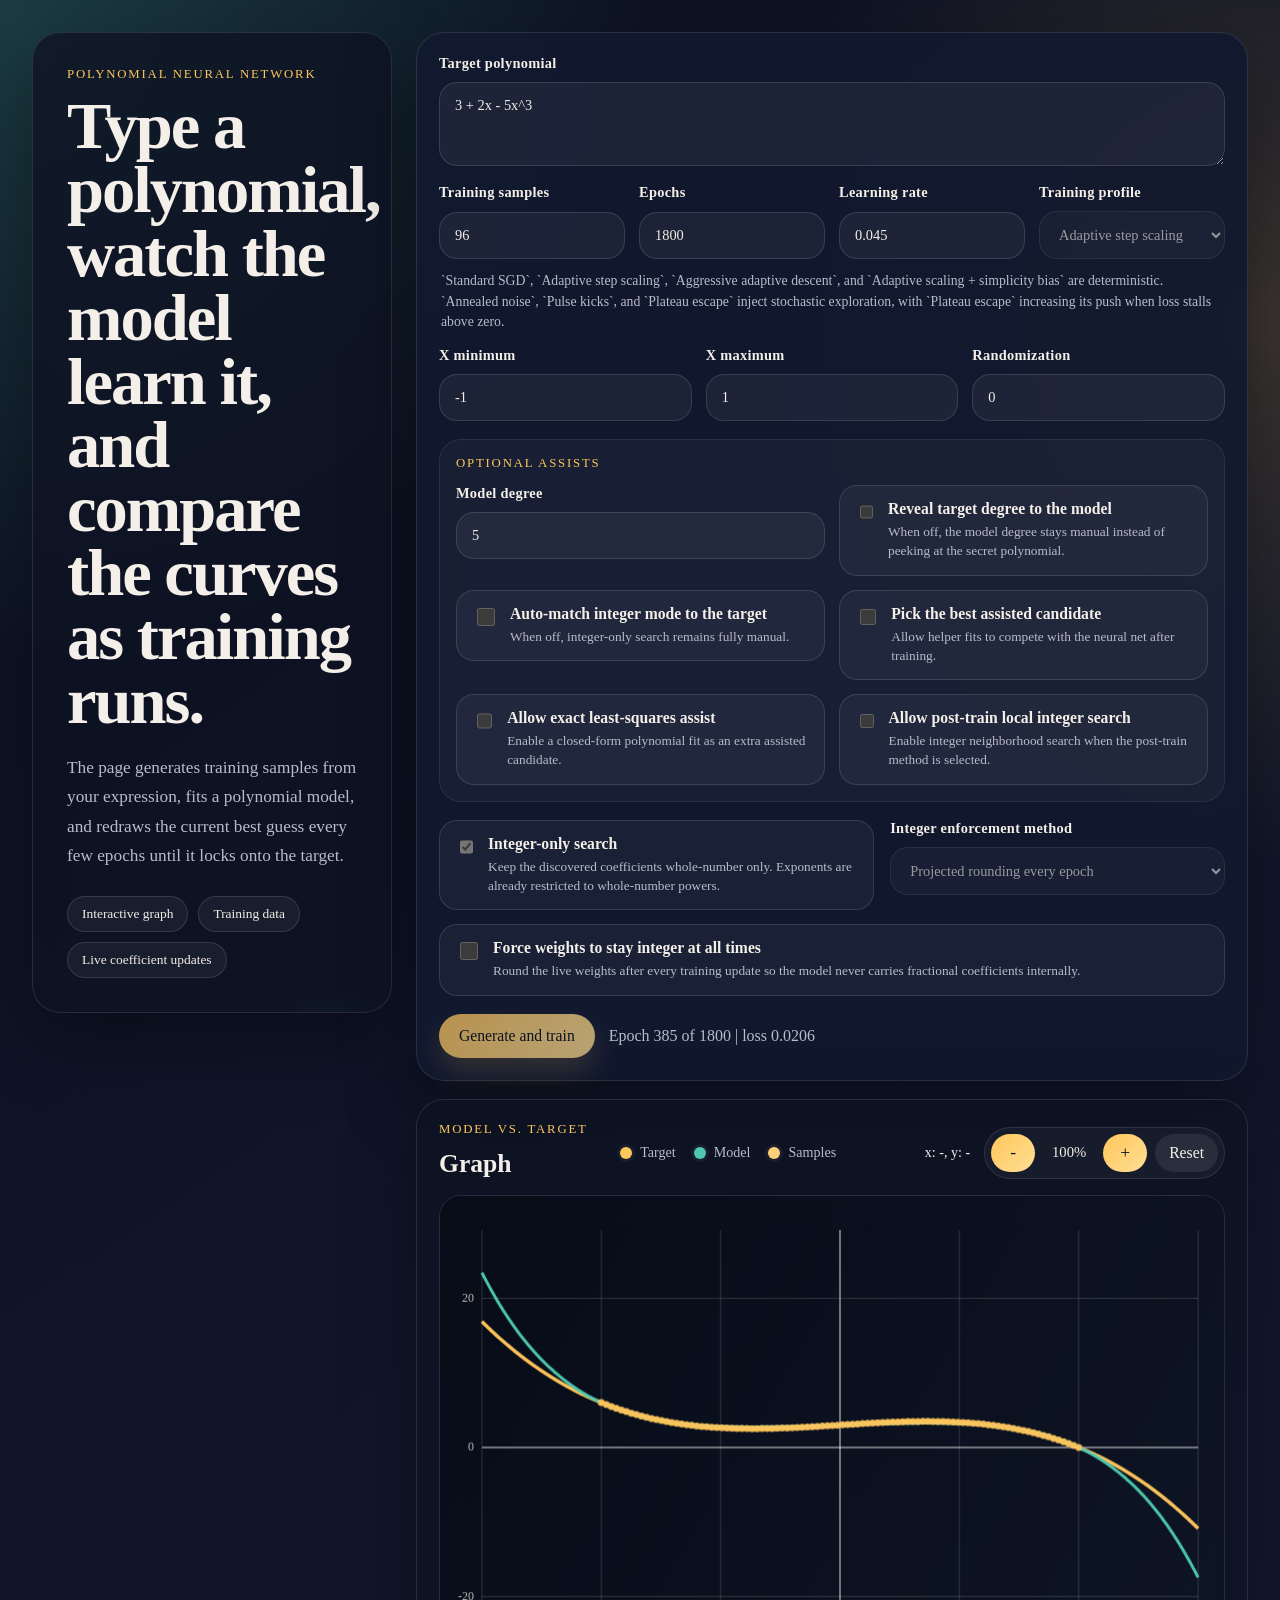
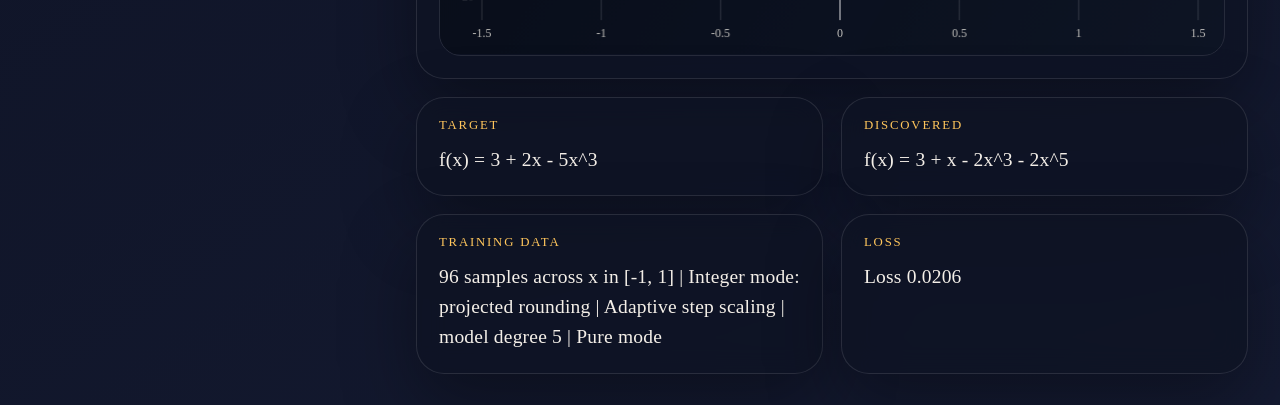
<file: index.html>
<!DOCTYPE html>
<html lang="en">
<head>
  <meta charset="UTF-8" />
  <meta name="viewport" content="width=device-width, initial-scale=1.0" />
  <title>Polynomial Finder</title>
  <link rel="stylesheet" href="styles.css" />
</head>
<body>
  <main class="app-shell">
    <section class="intro-panel card">
      <p class="eyebrow">Polynomial Neural Network</p>
      <h1>Type a polynomial, watch the model learn it, and compare the curves as training runs.</h1>
      <p class="lead">
        The page generates training samples from your expression, fits a polynomial model, and redraws the
        current best guess every few epochs until it locks onto the target.
      </p>
      <div class="pill-row">
        <span class="pill">Interactive graph</span>
        <span class="pill">Training data</span>
        <span class="pill">Live coefficient updates</span>
      </div>
    </section>

    <section class="workspace">
      <form id="control-form" class="card control-panel">
        <label class="field field-wide">
          <span>Target polynomial</span>
          <textarea id="polynomial-input" rows="2">3 + 2x - 5x^3</textarea>
        </label>

        <div class="field-grid">
          <label class="field">
            <span>Training samples</span>
            <input id="sample-count" type="number" min="16" max="400" step="1" value="96" />
          </label>
          <label class="field">
            <span>Epochs</span>
            <input id="epoch-count" type="number" min="50" max="20000" step="50" value="1800" />
          </label>
          <label class="field">
            <span>Learning rate</span>
            <input id="learning-rate" type="number" min="0.001" max="0.2" step="0.001" value="0.045" />
          </label>
          <label class="field">
            <span>Training profile</span>
            <select id="training-profile">
              <option value="standard-sgd">Standard SGD</option>
              <option value="adaptive-rms" selected>Adaptive step scaling</option>
              <option value="adaptive-rms-aggressive">Aggressive adaptive descent</option>
              <option value="adaptive-rms-annealed-noise">Adaptive descent + annealed noise</option>
              <option value="adaptive-rms-pulse-kicks">Adaptive descent + pulse kicks</option>
              <option value="adaptive-rms-plateau-escape">Adaptive descent + plateau escape</option>
              <option value="adaptive-rms-simplicity">Adaptive scaling + simplicity bias</option>
            </select>
          </label>
        </div>
        <p class="training-profile-note">
          `Standard SGD`, `Adaptive step scaling`, `Aggressive adaptive descent`, and `Adaptive scaling + simplicity bias`
          are deterministic. `Annealed noise`, `Pulse kicks`, and `Plateau escape` inject stochastic exploration, with
          `Plateau escape` increasing its push when loss stalls above zero.
        </p>

        <div class="sample-config-grid">
          <label class="field">
            <span>X minimum</span>
            <input id="x-min" type="number" min="-50" max="50" step="0.1" value="-1" />
          </label>
          <label class="field">
            <span>X maximum</span>
            <input id="x-max" type="number" min="-50" max="50" step="0.1" value="1" />
          </label>
          <label class="field">
            <span>Randomization</span>
            <input id="randomization" type="number" min="0" max="1" step="0.01" value="0" />
          </label>
        </div>

        <section class="assist-panel">
          <p class="eyebrow">Optional Assists</p>
          <div class="assist-grid">
            <label class="field">
              <span>Model degree</span>
              <input id="model-degree" type="number" min="0" max="24" step="1" value="5" />
            </label>

            <label class="checkbox-field">
              <input id="assist-target-degree" type="checkbox" />
              <span>
                <strong>Reveal target degree to the model</strong>
                <small>When off, the model degree stays manual instead of peeking at the secret polynomial.</small>
              </span>
            </label>

            <label class="checkbox-field">
              <input id="assist-auto-integer" type="checkbox" />
              <span>
                <strong>Auto-match integer mode to the target</strong>
                <small>When off, integer-only search remains fully manual.</small>
              </span>
            </label>

            <label class="checkbox-field">
              <input id="assist-candidate-selection" type="checkbox" />
              <span>
                <strong>Pick the best assisted candidate</strong>
                <small>Allow helper fits to compete with the neural net after training.</small>
              </span>
            </label>

            <label class="checkbox-field">
              <input id="assist-exact-solver" type="checkbox" />
              <span>
                <strong>Allow exact least-squares assist</strong>
                <small>Enable a closed-form polynomial fit as an extra assisted candidate.</small>
              </span>
            </label>

            <label class="checkbox-field">
              <input id="assist-local-search" type="checkbox" />
              <span>
                <strong>Allow post-train local integer search</strong>
                <small>Enable integer neighborhood search when the post-train method is selected.</small>
              </span>
            </label>
          </div>
        </section>

        <div class="constraint-panel">
          <label class="checkbox-field">
            <input id="integer-mode" type="checkbox" checked />
            <span>
              <strong>Integer-only search</strong>
              <small>Keep the discovered coefficients whole-number only. Exponents are already restricted to whole-number powers.</small>
            </span>
          </label>

          <label class="field method-field">
            <span>Integer enforcement method</span>
            <select id="integer-method">
              <option value="project-each-epoch" selected>Projected rounding every epoch</option>
              <option value="annealed-bias">Progressive snapping during training</option>
              <option value="post-train-local-search">Round at the end, then local integer search</option>
            </select>
          </label>
        </div>

        <label class="checkbox-field strict-integer-field">
          <input id="strict-integer-weights" type="checkbox" />
          <span>
            <strong>Force weights to stay integer at all times</strong>
            <small>Round the live weights after every training update so the model never carries fractional coefficients internally.</small>
          </span>
        </label>

        <div class="button-row">
          <button id="train-button" type="submit">Generate and train</button>
          <p id="status-text" class="status" aria-live="polite"></p>
        </div>
      </form>

      <section class="card graph-panel">
        <div class="graph-header">
          <div>
            <p class="eyebrow">Model vs. target</p>
            <h2>Graph</h2>
          </div>
          <div class="graph-tools">
            <div class="graph-legend" aria-label="Graph legend">
              <span><i class="swatch swatch-target"></i> Target</span>
              <span><i class="swatch swatch-model"></i> Model</span>
              <span><i class="swatch swatch-data"></i> Samples</span>
            </div>
            <p id="graph-coordinates" class="graph-coordinates" aria-live="polite">x: -, y: -</p>
            <div class="zoom-controls" aria-label="Graph zoom controls">
              <button id="zoom-out" class="zoom-button" type="button">-</button>
              <span id="zoom-level" class="zoom-level">100%</span>
              <button id="zoom-in" class="zoom-button" type="button">+</button>
              <button id="zoom-reset" class="zoom-reset" type="button">Reset</button>
            </div>
          </div>
        </div>
        <canvas id="graph-canvas" width="960" height="560" aria-label="Polynomial comparison chart"></canvas>
      </section>

      <section class="results-grid">
        <article class="card result-card">
          <p class="eyebrow">Target</p>
          <p id="target-equation" class="equation">f(x) = 3 + 2x - 5x^3</p>
        </article>
        <article class="card result-card">
          <p class="eyebrow">Discovered</p>
          <p id="discovered-equation" class="equation">Waiting for training...</p>
        </article>
        <article class="card result-card compact">
          <p class="eyebrow">Training data</p>
          <p id="sample-summary" class="equation">96 samples across x in [-1, 1]</p>
        </article>
        <article class="card result-card compact">
          <p class="eyebrow">Loss</p>
          <p id="loss-summary" class="equation">0.0000</p>
        </article>
      </section>
    </section>
  </main>
  <script src="PolynomialFinder.js"></script>
  <script src="GraphViewport.js"></script>
  <script src="script.js"></script>
</body>
</html>
</file>
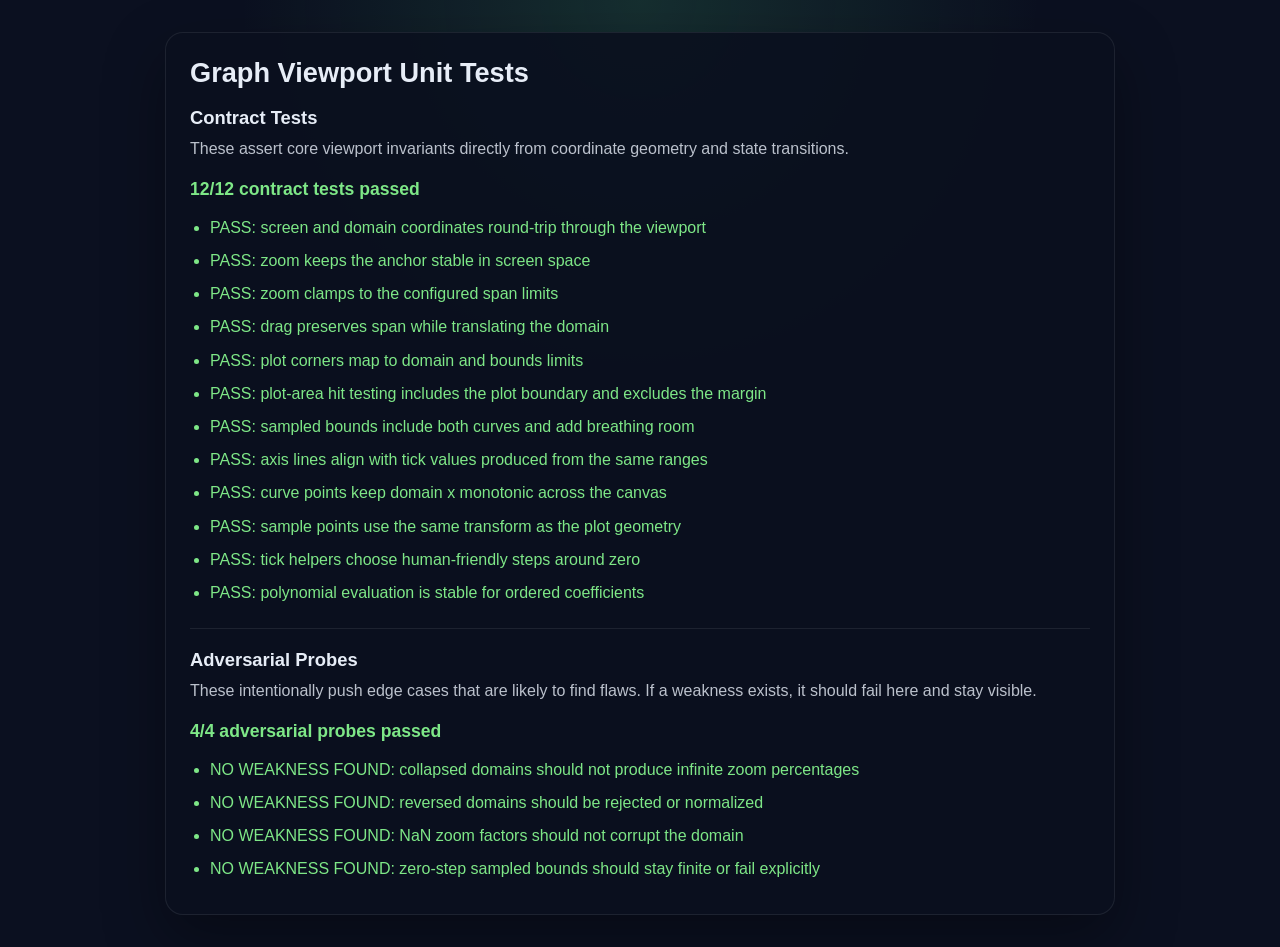
<file: graph-viewport-tests.html>
<!DOCTYPE html>
<html lang="en">
<head>
  <meta charset="UTF-8" />
  <meta name="viewport" content="width=device-width, initial-scale=1.0" />
  <title>Graph Viewport Tests</title>
  <style>
    :root {
      color-scheme: dark;
      font-family: "Segoe UI", sans-serif;
      background: #0b1020;
      color: #e7edf7;
    }

    body {
      margin: 0;
      padding: 32px;
      background: radial-gradient(circle at top, rgba(72, 187, 120, 0.18), transparent 35%), #0b1020;
    }

    main {
      max-width: 900px;
      margin: 0 auto;
      background: rgba(10, 16, 30, 0.9);
      border: 1px solid rgba(255, 255, 255, 0.08);
      border-radius: 18px;
      padding: 24px;
      box-shadow: 0 24px 60px rgba(0, 0, 0, 0.35);
    }

    h1 {
      margin-top: 0;
      font-size: 1.7rem;
    }

    .summary {
      font-size: 1.1rem;
      margin-bottom: 16px;
      font-weight: 700;
    }

    .panel {
      margin-top: 24px;
      padding-top: 20px;
      border-top: 1px solid rgba(255, 255, 255, 0.08);
    }

    h2 {
      margin: 0 0 8px;
      font-size: 1.15rem;
    }

    p.note {
      margin: 0 0 14px;
      color: rgba(231, 237, 247, 0.8);
      line-height: 1.5;
    }

    ul {
      margin: 0;
      padding-left: 20px;
    }

    li {
      margin: 0 0 10px;
      line-height: 1.45;
    }

    .pass {
      color: #7ee787;
    }

    .fail {
      color: #ff7b72;
    }
  </style>
</head>
<body>
  <main>
    <h1>Graph Viewport Unit Tests</h1>
    <section>
      <h2>Contract Tests</h2>
      <p class="note">These assert core viewport invariants directly from coordinate geometry and state transitions.</p>
      <p id="contract-summary" class="summary">Running contract tests...</p>
      <ul id="contract-results"></ul>
    </section>
    <section class="panel">
      <h2>Adversarial Probes</h2>
      <p class="note">These intentionally push edge cases that are likely to find flaws. If a weakness exists, it should fail here and stay visible.</p>
      <p id="probe-summary" class="summary">Running adversarial probes...</p>
      <ul id="probe-results"></ul>
    </section>
  </main>
  <script src="GraphViewport.js"></script>
  <script src="graph-viewport-tests.js"></script>
</body>
</html>
</file>
<file: styles.css>
:root {
  color-scheme: dark;
  --bg: #0c1020;
  --bg-2: #141a31;
  --panel: rgba(14, 19, 35, 0.8);
  --panel-strong: rgba(18, 25, 47, 0.92);
  --text: #f4efe8;
  --muted: #b8bcc9;
  --accent: #4ec9b0;
  --accent-strong: #ffc65c;
  --border: rgba(255, 255, 255, 0.11);
  --shadow: 0 28px 72px rgba(0, 0, 0, 0.35);
}

* {
  box-sizing: border-box;
}

body {
  margin: 0;
  min-height: 100vh;
  font-family: "Iowan Old Style", "Palatino Linotype", "Book Antiqua", Georgia, serif;
  color: var(--text);
  background:
    radial-gradient(circle at top left, rgba(78, 201, 176, 0.24), transparent 28%),
    radial-gradient(circle at right 16%, rgba(255, 198, 92, 0.18), transparent 26%),
    linear-gradient(145deg, var(--bg) 0%, var(--bg-2) 100%);
}

body::before {
  content: "";
  position: fixed;
  inset: 0;
  pointer-events: none;
  background-image:
    linear-gradient(rgba(255, 255, 255, 0.03) 1px, transparent 1px),
    linear-gradient(90deg, rgba(255, 255, 255, 0.03) 1px, transparent 1px);
  background-size: 44px 44px;
  mask-image: linear-gradient(to bottom, rgba(0, 0, 0, 0.5), transparent 85%);
  opacity: 0.42;
}

.app-shell {
  min-height: 100vh;
  display: grid;
  gap: 24px;
  grid-template-columns: minmax(280px, 360px) minmax(0, 1fr);
  align-items: start;
  padding: 32px;
}

.intro-panel,
.workspace {
  position: relative;
  z-index: 1;
}

.intro-panel {
  padding: 34px;
  border-radius: 28px;
  background: linear-gradient(180deg, rgba(22, 29, 53, 0.92), rgba(11, 15, 30, 0.94));
  border: 1px solid var(--border);
  box-shadow: var(--shadow);
  overflow: hidden;
}

.intro-panel::after {
  content: "";
  position: absolute;
  inset: auto -18% -22% auto;
  width: 240px;
  aspect-ratio: 1;
  border-radius: 50%;
  background: radial-gradient(circle, rgba(78, 201, 176, 0.18), transparent 68%);
  pointer-events: none;
}

.workspace {
  display: grid;
  gap: 18px;
}

.card {
  border: 1px solid var(--border);
  border-radius: 28px;
  background: var(--panel);
  box-shadow: var(--shadow);
  backdrop-filter: blur(14px);
}

.eyebrow {
  margin: 0 0 12px;
  text-transform: uppercase;
  letter-spacing: 0.14em;
  font-size: 0.8rem;
  color: var(--accent-strong);
}

h1 {
  margin: 0;
  font-size: clamp(2.2rem, 5.2vw, 4.6rem);
  line-height: 0.96;
  letter-spacing: -0.03em;
}

.lead {
  margin: 20px 0 0;
  max-width: 34ch;
  font-size: 1.08rem;
  line-height: 1.7;
  color: var(--muted);
}

.pill-row {
  display: flex;
  flex-wrap: wrap;
  gap: 10px;
  margin-top: 26px;
}

.pill {
  padding: 9px 14px;
  border-radius: 999px;
  border: 1px solid rgba(255, 255, 255, 0.12);
  background: rgba(255, 255, 255, 0.05);
  color: var(--text);
  font-size: 0.84rem;
}

.control-panel {
  padding: 22px;
  background: var(--panel-strong);
}

.field {
  display: grid;
  gap: 10px;
  color: var(--muted);
  font-size: 0.9rem;
}

.field span {
  color: var(--text);
  font-weight: 600;
  letter-spacing: 0.02em;
}

.field-wide textarea,
.field input,
.field select {
  width: 100%;
  border: 1px solid rgba(255, 255, 255, 0.12);
  border-radius: 18px;
  padding: 14px 15px;
  color: var(--text);
  background: rgba(255, 255, 255, 0.05);
  font: inherit;
  outline: none;
  transition: border-color 150ms ease, transform 150ms ease, background 150ms ease;
}

.field-wide textarea {
  resize: vertical;
  min-height: 84px;
}

.field input:focus,
.field select:focus,
.field-wide textarea:focus {
  border-color: rgba(78, 201, 176, 0.7);
  background: rgba(255, 255, 255, 0.08);
}

.constraint-panel {
  display: grid;
  grid-template-columns: minmax(0, 1.3fr) minmax(220px, 1fr);
  gap: 16px;
  margin-top: 18px;
  align-items: start;
}

.checkbox-field {
  display: flex;
  gap: 12px;
  align-items: start;
  padding: 14px 16px;
  border: 1px solid rgba(255, 255, 255, 0.12);
  border-radius: 18px;
  background: rgba(255, 255, 255, 0.04);
}

.checkbox-field input {
  width: 18px;
  height: 18px;
  margin-top: 3px;
  accent-color: var(--accent-strong);
}

.checkbox-field span {
  display: grid;
  gap: 4px;
}

.checkbox-field strong {
  font-size: 0.98rem;
}

.checkbox-field small {
  color: var(--muted);
  line-height: 1.45;
}

.method-field {
  margin: 0;
}

.strict-integer-field {
  margin-top: 14px;
}

.field select:disabled {
  opacity: 0.6;
  cursor: not-allowed;
}

.field-grid {
  display: grid;
  grid-template-columns: repeat(4, minmax(0, 1fr));
  gap: 14px;
  margin-top: 18px;
}

.training-profile-note {
  margin: 12px 2px 0;
  color: var(--muted);
  font-size: 0.86rem;
  line-height: 1.5;
}

.sample-config-grid {
  display: grid;
  grid-template-columns: repeat(3, minmax(0, 1fr));
  gap: 14px;
  margin-top: 14px;
}

.assist-panel {
  margin-top: 18px;
  padding: 16px;
  border: 1px solid rgba(255, 255, 255, 0.08);
  border-radius: 22px;
  background: rgba(255, 255, 255, 0.03);
}

.assist-panel .eyebrow {
  margin-bottom: 14px;
}

.assist-grid {
  display: grid;
  grid-template-columns: repeat(2, minmax(0, 1fr));
  gap: 14px;
  align-items: start;
}

.button-row {
  display: flex;
  flex-wrap: wrap;
  gap: 14px;
  align-items: center;
  margin-top: 18px;
}

button {
  border: 0;
  border-radius: 999px;
  padding: 13px 20px;
  font: inherit;
  font-size: 0.98rem;
  color: #08111c;
  background: linear-gradient(135deg, var(--accent-strong) 0%, #ffdf93 100%);
  cursor: pointer;
  transition: transform 160ms ease, box-shadow 160ms ease, opacity 160ms ease;
  box-shadow: 0 14px 26px rgba(255, 198, 92, 0.2);
}

button:hover,
button:focus-visible {
  transform: translateY(-1px);
  box-shadow: 0 18px 28px rgba(255, 198, 92, 0.24);
}

button:disabled {
  cursor: progress;
  opacity: 0.7;
  transform: none;
}

.status {
  margin: 0;
  color: var(--muted);
  line-height: 1.5;
}

.graph-panel {
  padding: 22px;
}

.graph-header {
  display: flex;
  justify-content: space-between;
  align-items: end;
  gap: 16px;
  margin-bottom: 16px;
}

.graph-header h2 {
  margin: 0;
  font-size: 1.6rem;
}

.graph-tools {
  display: flex;
  flex-wrap: wrap;
  justify-content: end;
  gap: 14px;
  align-items: center;
}

.graph-legend {
  display: flex;
  flex-wrap: wrap;
  gap: 12px 18px;
  color: var(--muted);
  font-size: 0.88rem;
}

.graph-legend span {
  display: inline-flex;
  align-items: center;
  gap: 8px;
}

.graph-coordinates {
  margin: 0;
  min-width: 120px;
  color: var(--text);
  font-size: 0.88rem;
  text-align: right;
}

.swatch {
  display: inline-block;
  width: 12px;
  height: 12px;
  border-radius: 999px;
  box-shadow: 0 0 0 3px rgba(255, 255, 255, 0.05);
}

.swatch-target { background: var(--accent-strong); }
.swatch-model { background: var(--accent); }
.swatch-data { background: #ffcf77; }

.zoom-controls {
  display: inline-flex;
  align-items: center;
  gap: 8px;
  padding: 6px;
  border: 1px solid rgba(255, 255, 255, 0.1);
  border-radius: 999px;
  background: rgba(255, 255, 255, 0.04);
}

.zoom-button,
.zoom-reset {
  margin: 0;
  padding: 10px 14px;
  min-width: 44px;
  box-shadow: none;
}

.zoom-button {
  font-size: 1.1rem;
  line-height: 1;
}

.zoom-reset {
  background: rgba(255, 255, 255, 0.08);
  color: var(--text);
}

.zoom-level {
  min-width: 52px;
  text-align: center;
  color: var(--text);
  font-size: 0.92rem;
}

#graph-canvas {
  display: block;
  width: 100%;
  min-height: 420px;
  border-radius: 22px;
  border: 1px solid rgba(255, 255, 255, 0.1);
  cursor: grab;
  touch-action: none;
}

#graph-canvas.is-dragging {
  cursor: grabbing;
}

.results-grid {
  display: grid;
  grid-template-columns: repeat(2, minmax(0, 1fr));
  gap: 18px;
}

.result-card {
  padding: 20px 22px;
}

.result-card.compact {
  min-height: 144px;
}

.equation {
  margin: 0;
  font-size: 1.22rem;
  line-height: 1.55;
  letter-spacing: 0.01em;
  word-break: break-word;
}

@media (max-width: 1040px) {
  .app-shell {
    grid-template-columns: 1fr;
  }

  .intro-panel {
    max-width: 760px;
  }
}

@media (max-width: 720px) {
  .app-shell {
    padding: 18px;
  }

  .intro-panel,
  .control-panel,
  .graph-panel,
  .result-card {
    border-radius: 22px;
  }

  .field-grid,
  .sample-config-grid,
  .assist-grid,
  .results-grid {
    grid-template-columns: 1fr;
  }

  .constraint-panel {
    grid-template-columns: 1fr;
  }

  .graph-header {
    flex-direction: column;
    align-items: start;
  }

  .graph-tools {
    justify-content: start;
  }

  .graph-coordinates {
    text-align: left;
  }

  #graph-canvas {
    min-height: 320px;
  }
}
</file>
